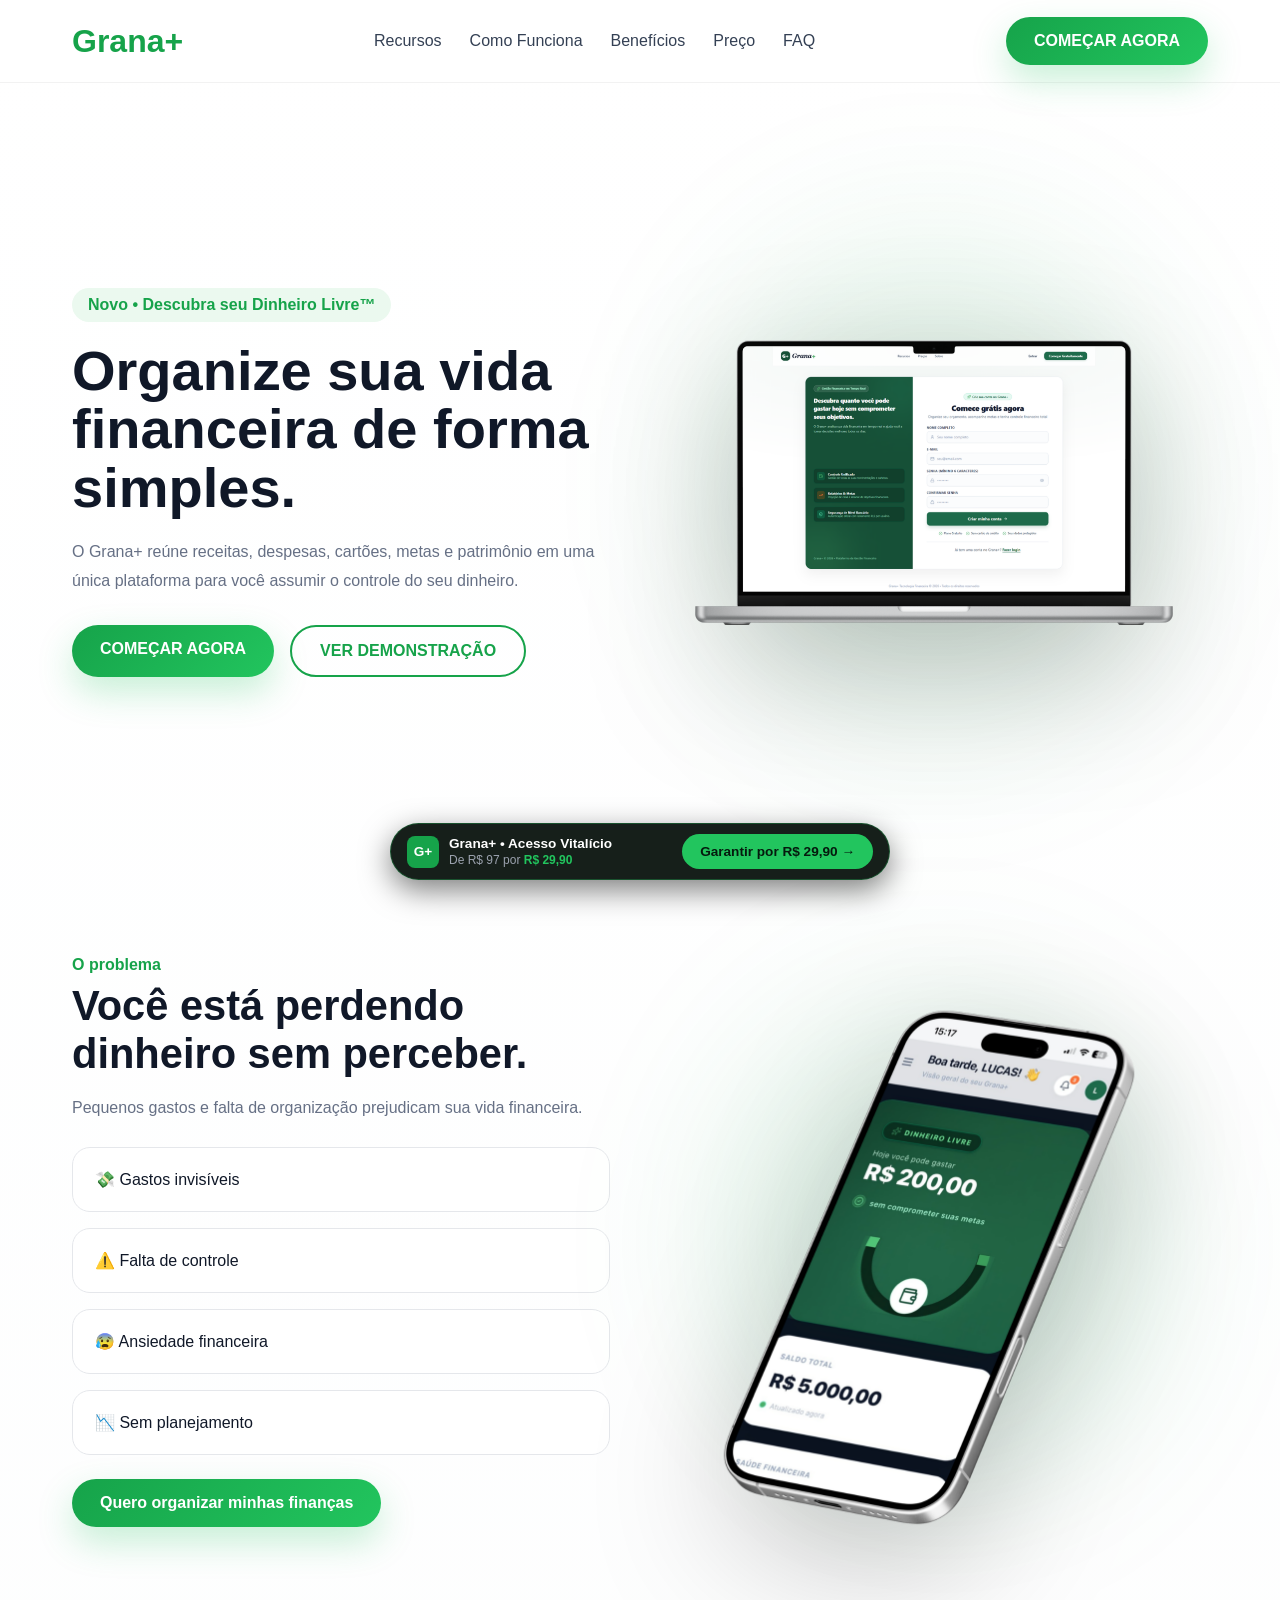
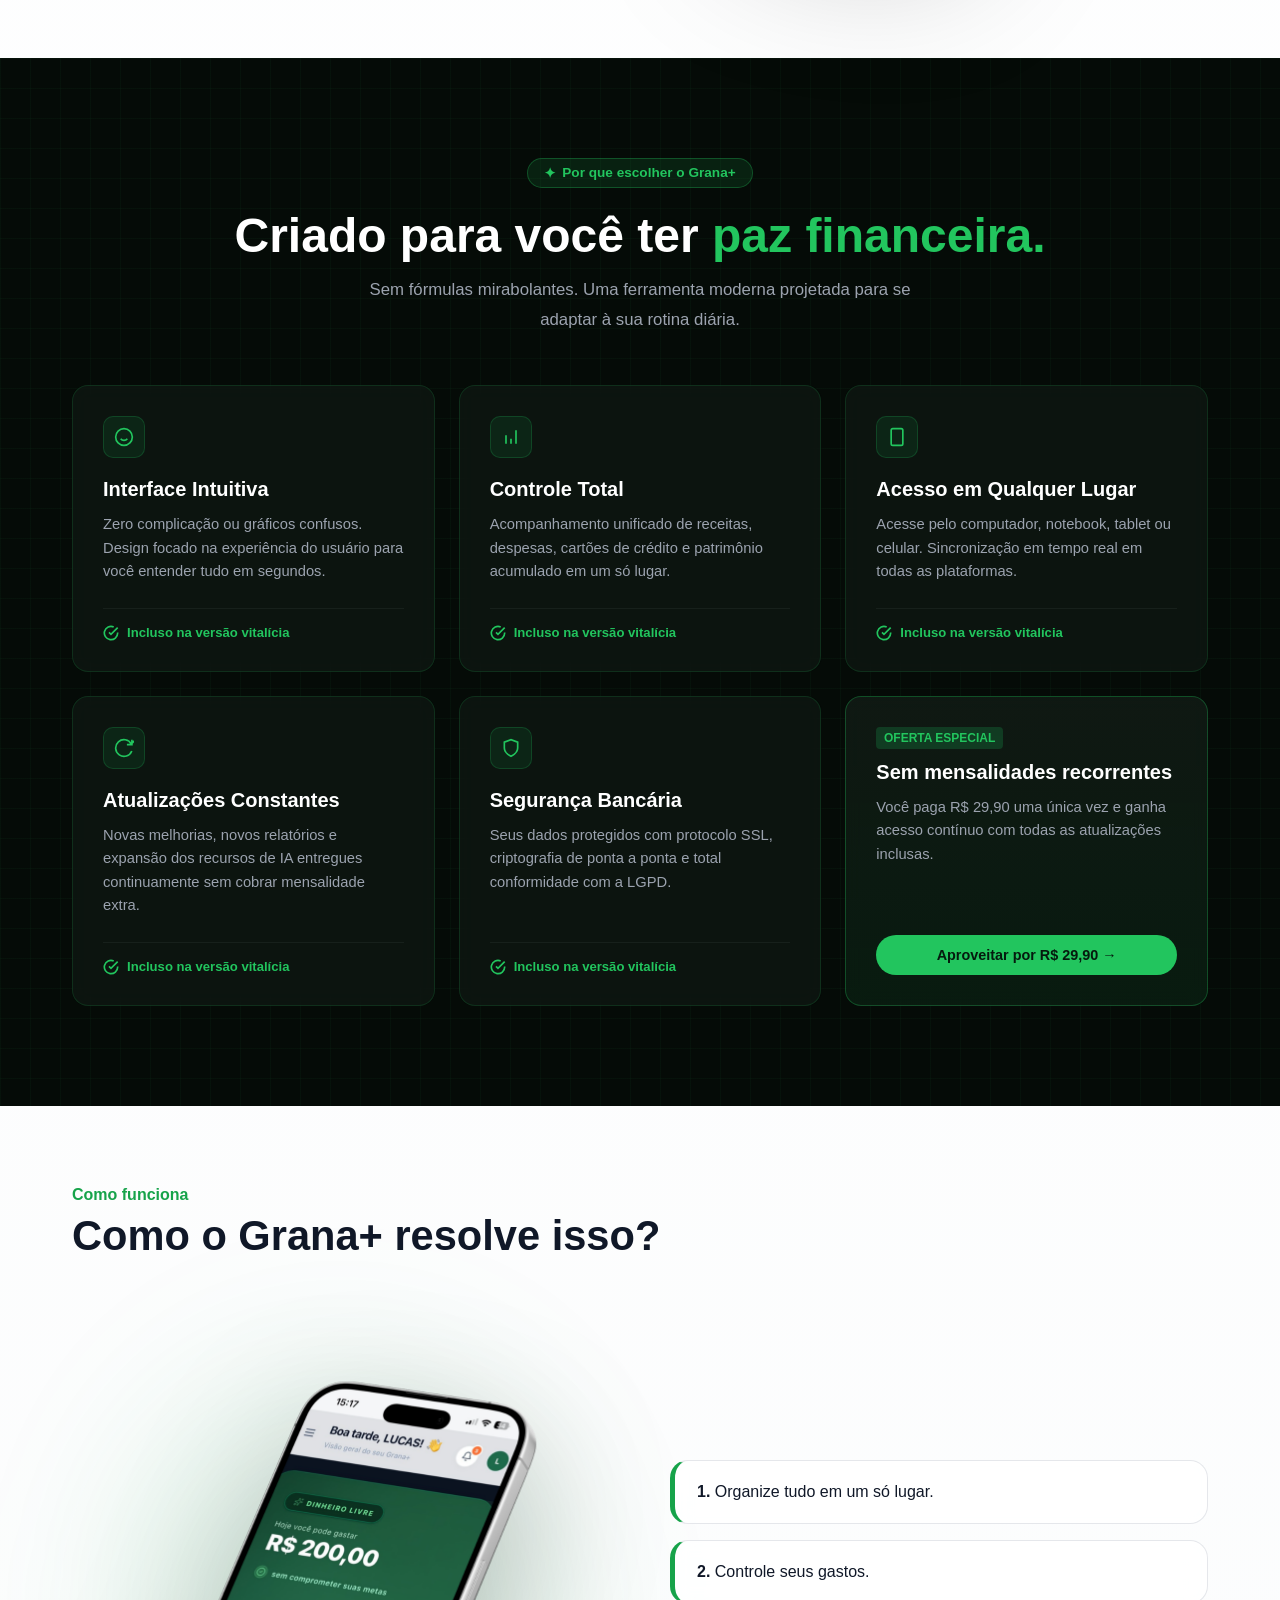
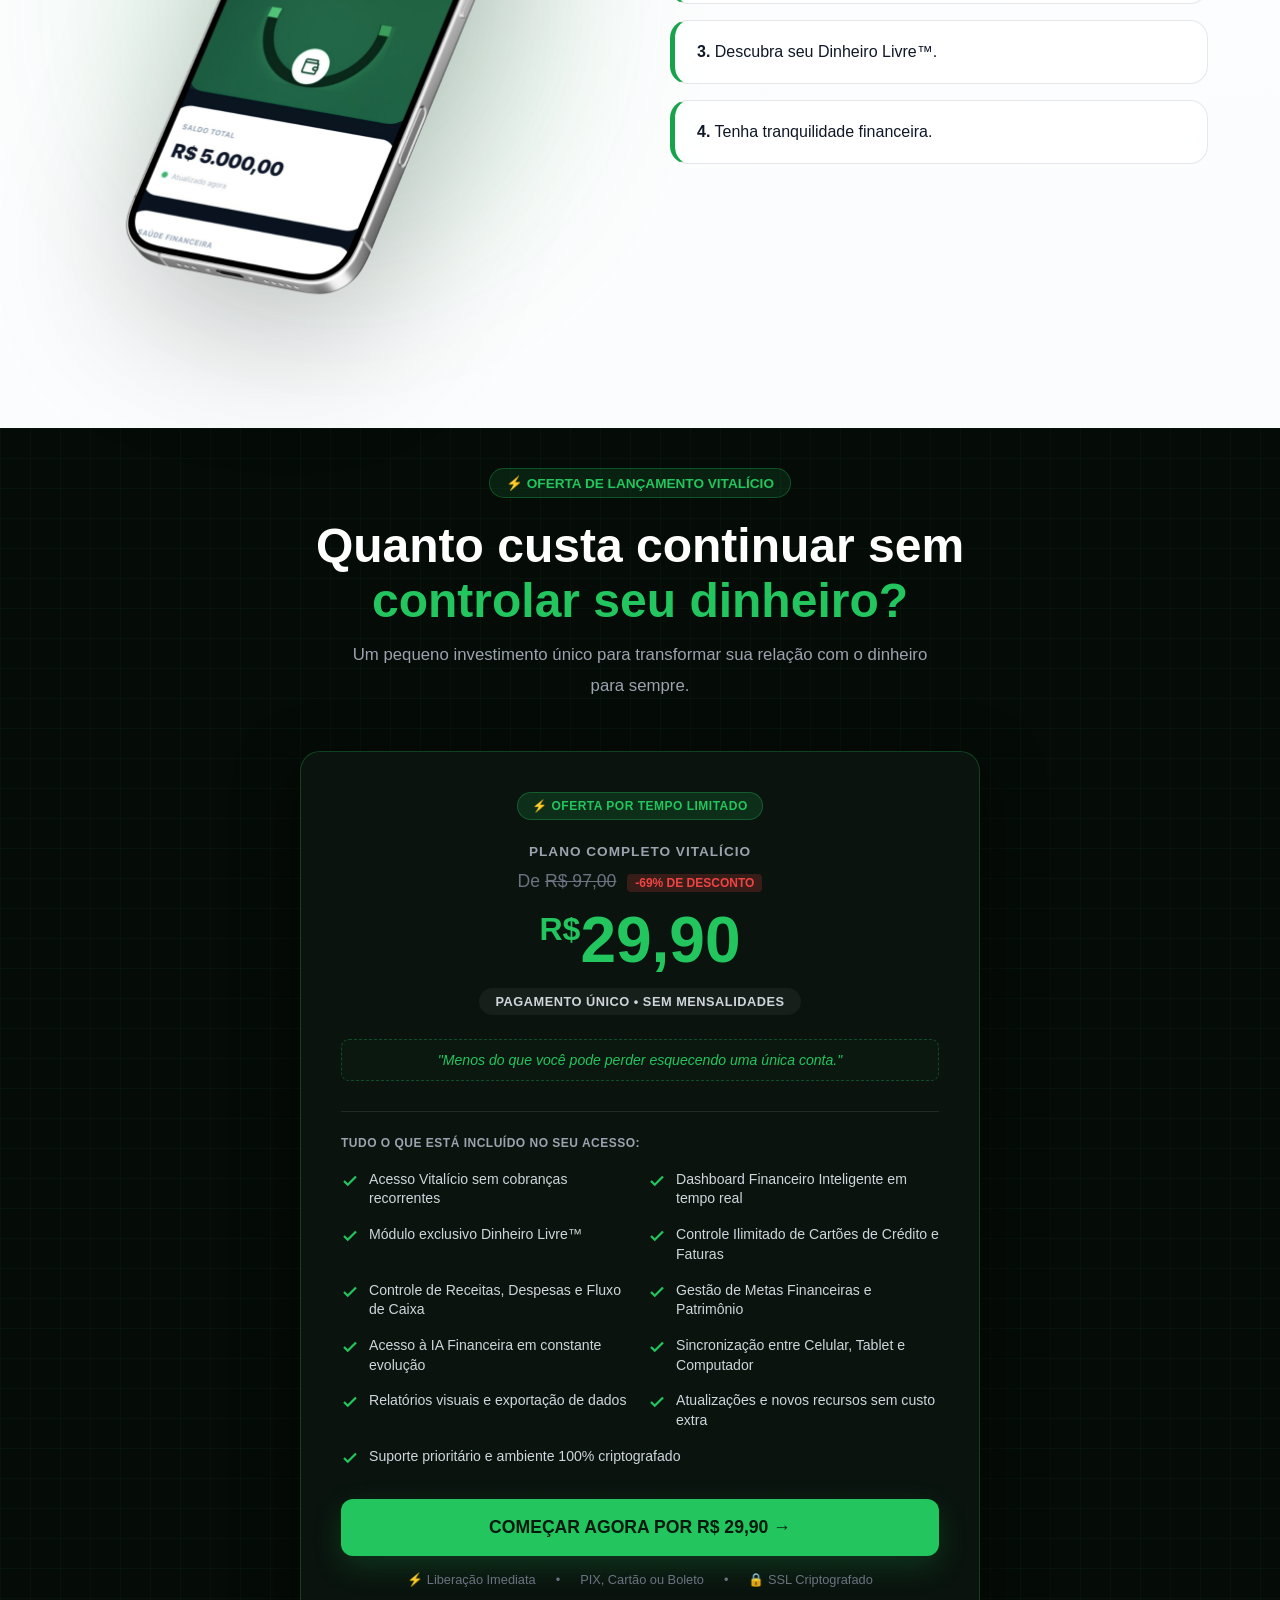
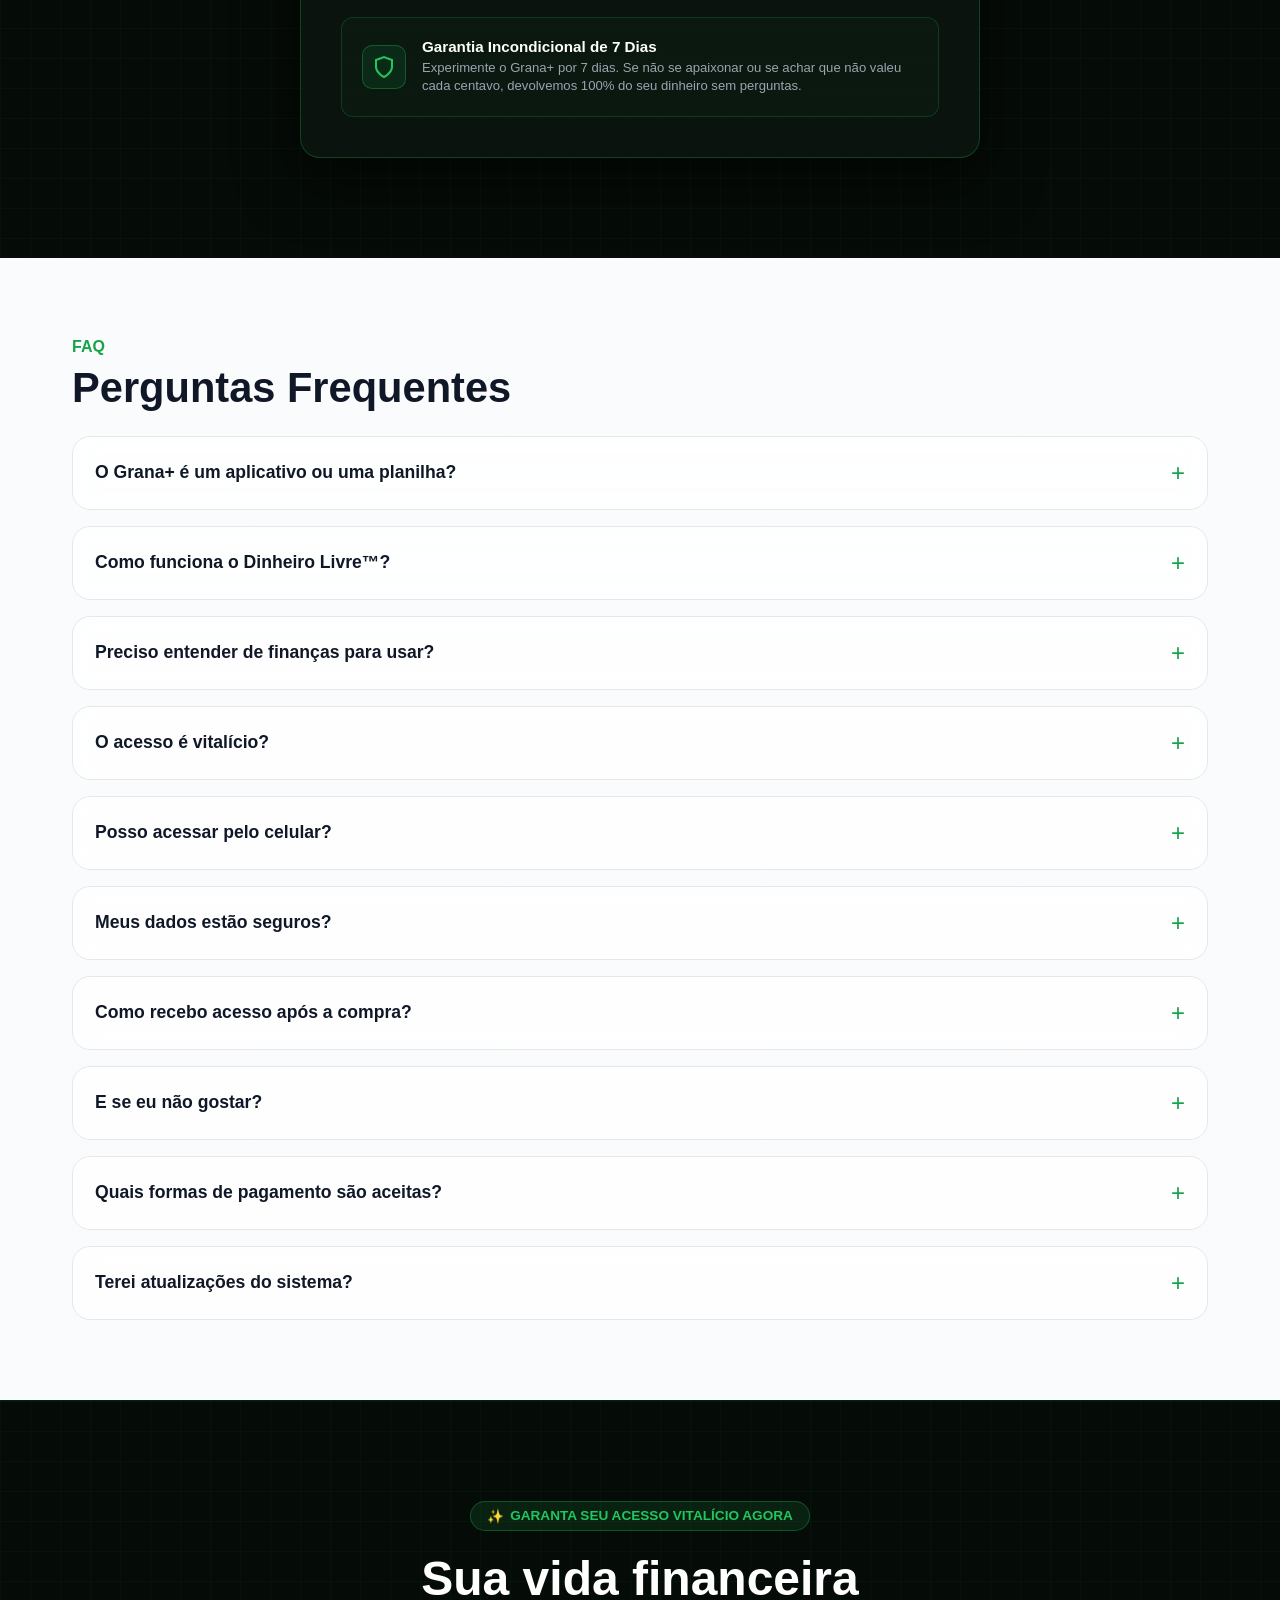
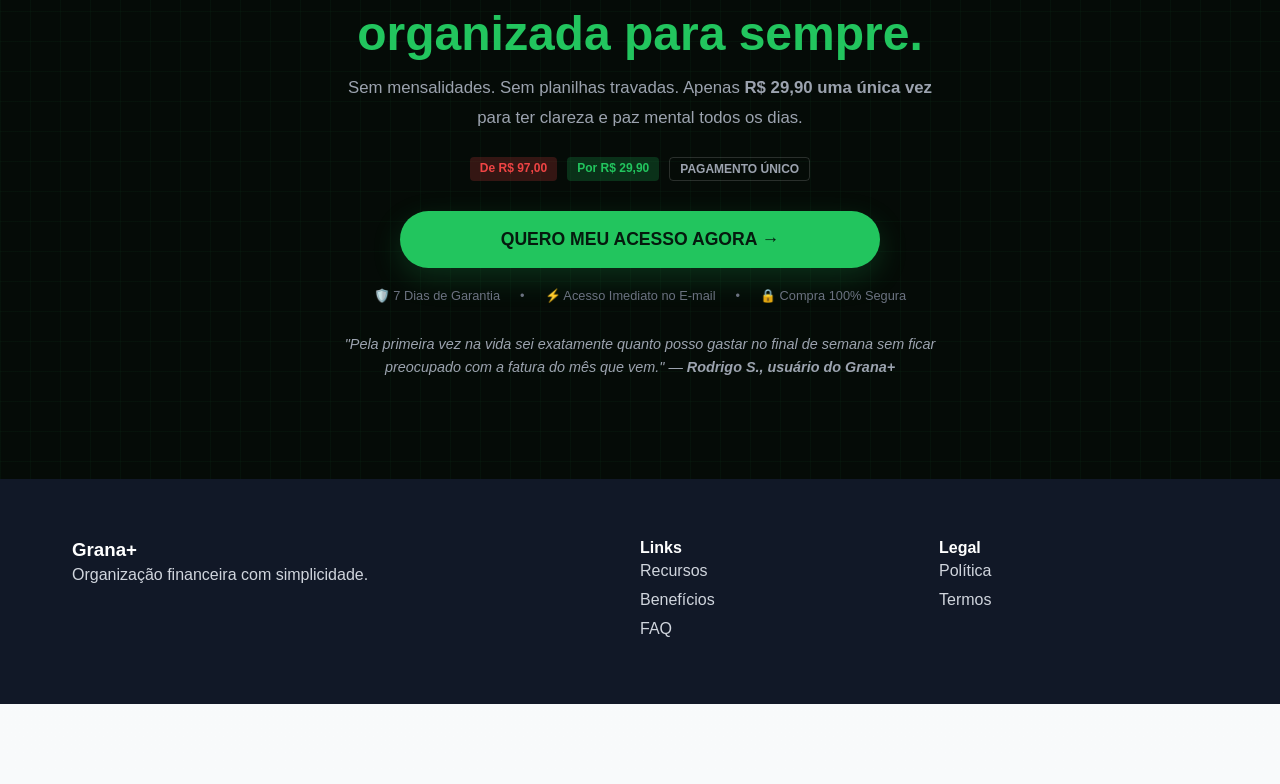
<file: index.html>
<!DOCTYPE html>
<html lang="pt-BR">
<head>
<meta charset="UTF-8">
<meta name="viewport" content="width=device-width,initial-scale=1">
<title>Grana+ Premium</title>
<style>
:root{
  --green:#16a34a;--green2:#22c55e;--dark:#101828;--muted:#667085;
  --bg:#f8fafb;--line:#e5e7eb;
}
*{margin:0;padding:0;box-sizing:border-box}
html{scroll-behavior:smooth}
body{font-family:Inter,Arial,sans-serif;background:linear-gradient(180deg,#fff,#f8fafb);color:var(--dark);padding-bottom:80px;}
.container{max-width:1180px;margin:auto;padding:0 22px}
header{position:fixed;top:0;left:0;width:100%;z-index:999;transition:.3s;background:rgba(255,255,255,.75);backdrop-filter:blur(12px);border-bottom:1px solid rgba(0,0,0,.05)}
nav{display:flex;justify-content:space-between;align-items:center;height:82px}
.logo{font-size:2rem;font-weight:800;color:var(--green)}
nav ul{display:flex;gap:28px;list-style:none}
nav a{text-decoration:none;color:#344054}
.btn{display:inline-block;padding:15px 28px;border-radius:999px;font-weight:700;text-decoration:none;transition:.25s}
.btn-primary{background:linear-gradient(135deg,var(--green),var(--green2));color:#fff;box-shadow:0 15px 35px rgba(34,197,94,.25)}
.btn-outline{border:2px solid var(--green);color:var(--green)}
.btn:hover{transform:translateY(-3px) scale(1.03)}

.hero {
  display: grid;
  grid-template-columns: 1fr 1fr;
  gap: 40px;
  align-items: center;
  padding-top: 140px;
}

.mockup-wrap{
  position:relative;
  display:flex;
  justify-content:center;
  align-items:center;
}

.mockup-wrap::before{
  content:"";
  position:absolute;
  width:100%;
  height:100%;
  border-radius:50%;
  background: radial-gradient(circle, rgba(22,163,74,.18) 0%, rgba(22,163,74,.08) 45%, transparent 75%);
  filter:blur(60px);
}

.mockup{
  position:relative;
  z-index:2;
  width:100%;
  max-width:100%;
  height:auto;
  filter: drop-shadow(0 45px 70px rgba(0,0,0,.22));
  transition:.45s;
}

.mockup:hover{
  transform: translateY(-10px) scale(1.03);
}

.badge{display:inline-block;background:#ebf9ef;color:var(--green);padding:8px 16px;border-radius:999px;font-weight:700}
h1{font-size:3.5rem;line-height:1.05;margin:20px 0}
h2{font-size:2.6rem;margin-bottom:16px}
p{color:var(--muted);line-height:1.8}
.actions{display:flex;gap:16px;margin-top:30px;flex-wrap:wrap}

section{padding:80px 0}
.grid{display:grid;grid-template-columns:1fr 1fr;gap:60px;align-items:center}
.tag{color:var(--green);font-weight:700;margin-bottom:8px;display:block}
.cards,.timeline{display:grid;gap:16px}
.card,.step{background:rgba(255,255,255,.8);border:1px solid var(--line);border-radius:18px;padding:22px;backdrop-filter:blur(10px);transition:.25s}
.card:hover,.step:hover{transform:translateY(-4px);box-shadow:0 20px 45px rgba(0,0,0,.08)}
.step{border-left:5px solid var(--green)}

/* ESTILOS SEÇÃO DARK */
.section-dark {
  background-color: #050b07;
  background-image: 
    linear-gradient(rgba(34, 197, 94, 0.04) 1px, transparent 1px),
    linear-gradient(90deg, rgba(34, 197, 94, 0.04) 1px, transparent 1px);
  background-size: 30px 30px;
  color: #fff;
  padding: 100px 0;
  text-align: center;
}

.badge-dark {
  display: inline-flex;
  align-items: center;
  gap: 6px;
  background: rgba(34, 197, 94, 0.12);
  border: 1px solid rgba(34, 197, 94, 0.3);
  color: #22c55e;
  padding: 6px 16px;
  border-radius: 999px;
  font-size: 0.85rem;
  font-weight: 600;
  margin-bottom: 20px;
}

.section-dark h2 {
  font-size: 3rem;
  font-weight: 800;
  color: #ffffff;
  margin-bottom: 12px;
}

.section-dark h2 span {
  color: #22c55e;
}

.section-dark .subtitle {
  color: #9ca3af;
  max-width: 600px;
  margin: 0 auto 50px auto;
  font-size: 1.05rem;
}

.dark-grid {
  display: grid;
  grid-template-columns: repeat(3, 1fr);
  gap: 24px;
  text-align: left;
}

.dark-card {
  background: rgba(18, 28, 22, 0.6);
  border: 1px solid rgba(34, 197, 94, 0.15);
  border-radius: 16px;
  padding: 30px;
  backdrop-filter: blur(10px);
  display: flex;
  flex-direction: column;
  justify-content: space-between;
  transition: .3s;
}

.dark-card:hover {
  border-color: rgba(34, 197, 94, 0.4);
  transform: translateY(-4px);
}

.dark-card .icon-box {
  width: 42px;
  height: 42px;
  background: rgba(34, 197, 94, 0.1);
  border: 1px solid rgba(34, 197, 94, 0.2);
  border-radius: 10px;
  display: flex;
  align-items: center;
  justify-content: center;
  color: #22c55e;
  margin-bottom: 20px;
}

.dark-card h3 {
  font-size: 1.25rem;
  color: #fff;
  margin-bottom: 12px;
}

.dark-card p {
  color: #9ca3af;
  font-size: 0.92rem;
  line-height: 1.6;
  margin-bottom: 24px;
}

.dark-card .card-footer {
  display: flex;
  align-items: center;
  gap: 8px;
  color: #22c55e;
  font-size: 0.82rem;
  font-weight: 600;
  border-top: 1px solid rgba(255, 255, 255, 0.05);
  padding-top: 16px;
}

.dark-card.highlight {
  border-color: rgba(34, 197, 94, 0.3);
  background: linear-gradient(180deg, rgba(18, 28, 22, 0.8) 0%, rgba(12, 38, 22, 0.6) 100%);
}

.tag-offer {
  background: rgba(34, 197, 94, 0.2);
  color: #22c55e;
  font-size: 0.75rem;
  font-weight: 700;
  padding: 4px 8px;
  border-radius: 4px;
  display: inline-block;
  margin-bottom: 12px;
  width: fit-content;
}

.btn-card-action {
  background: #22c55e;
  color: #051a0e;
  text-decoration: none;
  font-weight: 700;
  padding: 12px 20px;
  border-radius: 999px;
  display: flex;
  align-items: center;
  justify-content: center;
  gap: 8px;
  font-size: 0.9rem;
  transition: .25s;
  margin-top: 20px;
}

.btn-card-action:hover {
  background: #16a34a;
  color: #fff;
}

/* ESTILOS SEÇÃO DE PREÇO */
.pricing-card {
  max-width: 680px;
  margin: 0 auto;
  background: rgba(12, 22, 16, 0.85);
  border: 1px solid rgba(34, 197, 94, 0.25);
  border-radius: 20px;
  padding: 40px;
  text-align: center;
  box-shadow: 0 20px 60px rgba(0, 0, 0, 0.5);
}

.pricing-badge {
  display: inline-flex;
  align-items: center;
  gap: 6px;
  background: rgba(34, 197, 94, 0.15);
  border: 1px solid rgba(34, 197, 94, 0.3);
  color: #22c55e;
  font-size: 0.75rem;
  font-weight: 800;
  padding: 6px 14px;
  border-radius: 999px;
  text-transform: uppercase;
  letter-spacing: 0.5px;
  margin-bottom: 24px;
}

.plan-title {
  color: #9ca3af;
  font-size: 0.85rem;
  font-weight: 700;
  letter-spacing: 1px;
  margin-bottom: 12px;
}

.price-old {
  color: #6b7280;
  font-size: 1.1rem;
}

.price-old del {
  text-decoration: line-through;
}

.discount-tag {
  background: rgba(239, 68, 68, 0.2);
  color: #ef4444;
  font-size: 0.75rem;
  font-weight: 700;
  padding: 2px 8px;
  border-radius: 4px;
  margin-left: 6px;
}

.price-main {
  font-size: 4rem;
  font-weight: 900;
  color: #22c55e;
  line-height: 1;
  margin: 16px 0;
}

.price-main span {
  font-size: 2rem;
  vertical-align: super;
}

.payment-sub {
  display: inline-block;
  background: rgba(255, 255, 255, 0.05);
  color: #d1d5db;
  font-size: 0.8rem;
  font-weight: 700;
  padding: 6px 16px;
  border-radius: 999px;
  letter-spacing: 0.5px;
  margin-bottom: 24px;
}

.quote-box {
  border: 1px dashed rgba(34, 197, 94, 0.3);
  background: rgba(34, 197, 94, 0.03);
  padding: 12px 20px;
  border-radius: 8px;
  color: #22c55e;
  font-size: 0.88rem;
  font-style: italic;
  margin-bottom: 30px;
}

.features-title {
  text-align: left;
  color: #9ca3af;
  font-size: 0.75rem;
  font-weight: 800;
  letter-spacing: 0.5px;
  margin-bottom: 20px;
  border-top: 1px solid rgba(255, 255, 255, 0.1);
  padding-top: 24px;
}

.features-grid {
  display: grid;
  grid-template-columns: 1fr 1fr;
  gap: 16px;
  text-align: left;
  margin-bottom: 32px;
}

.feature-item {
  display: flex;
  align-items: flex-start;
  gap: 10px;
  color: #d1d5db;
  font-size: 0.88rem;
  line-height: 1.4;
}

.feature-item svg {
  color: #22c55e;
  flex-shrink: 0;
  margin-top: 2px;
}

.btn-cta-large {
  width: 100%;
  background: #22c55e;
  color: #051a0e;
  text-decoration: none;
  font-weight: 800;
  font-size: 1.1rem;
  padding: 18px 24px;
  border-radius: 12px;
  display: flex;
  align-items: center;
  justify-content: center;
  gap: 10px;
  transition: .3s;
  box-shadow: 0 10px 30px rgba(34, 197, 94, 0.2);
}

.btn-cta-large:hover {
  background: #16a34a;
  color: #fff;
  transform: translateY(-2px);
}

.trust-signals {
  display: flex;
  justify-content: center;
  gap: 20px;
  color: #6b7280;
  font-size: 0.8rem;
  margin-top: 16px;
}

.guarantee-box {
  margin-top: 30px;
  border: 1px solid rgba(34, 197, 94, 0.2);
  background: rgba(34, 197, 94, 0.03);
  border-radius: 12px;
  padding: 20px;
  display: flex;
  align-items: center;
  gap: 16px;
  text-align: left;
}

.guarantee-icon {
  width: 44px;
  height: 44px;
  border-radius: 10px;
  background: rgba(34, 197, 94, 0.1);
  border: 1px solid rgba(34, 197, 94, 0.3);
  display: flex;
  align-items: center;
  justify-content: center;
  color: #22c55e;
  flex-shrink: 0;
}

.guarantee-text h4 {
  color: #fff;
  font-size: 0.95rem;
  margin-bottom: 4px;
}

.guarantee-text p {
  color: #9ca3af;
  font-size: 0.82rem;
  line-height: 1.4;
  margin: 0;
}

/* ESTILOS DA SEÇÃO FINAL (APÓS FAQ) */
.section-final {
  border-top: 1px solid rgba(34, 197, 94, 0.1);
  padding: 100px 0;
}

.final-badges {
  display: flex;
  justify-content: center;
  gap: 10px;
  margin-bottom: 20px;
}

.badge-tag-dark {
  background: rgba(239, 68, 68, 0.2);
  color: #ef4444;
  font-size: 0.75rem;
  font-weight: 800;
  padding: 4px 10px;
  border-radius: 4px;
}

.badge-tag-green {
  background: rgba(34, 197, 94, 0.2);
  color: #22c55e;
  font-size: 0.75rem;
  font-weight: 800;
  padding: 4px 10px;
  border-radius: 4px;
}

.badge-tag-outline {
  border: 1px solid rgba(255, 255, 255, 0.15);
  color: #9ca3af;
  font-size: 0.75rem;
  font-weight: 700;
  padding: 4px 10px;
  border-radius: 4px;
}

.testimonial-quote {
  color: #9ca3af;
  font-style: italic;
  font-size: 0.9rem;
  max-width: 650px;
  margin: 30px auto 0 auto;
  line-height: 1.6;
}

/* BARRA FIXA BOTTOM (STICKY BAR) */
.sticky-bar {
  position: fixed;
  bottom: 20px;
  left: 50%;
  transform: translateX(-50%);
  z-index: 1000;
  background: rgba(10, 20, 14, 0.95);
  border: 1px solid rgba(34, 197, 94, 0.3);
  backdrop-filter: blur(12px);
  padding: 10px 16px;
  border-radius: 999px;
  display: flex;
  align-items: center;
  gap: 20px;
  box-shadow: 0 10px 30px rgba(0, 0, 0, 0.5);
  width: calc(100% - 40px);
  max-width: 500px;
}

.sticky-info {
  display: flex;
  align-items: center;
  gap: 10px;
}

.sticky-icon {
  width: 32px;
  height: 32px;
  background: #16a34a;
  border-radius: 8px;
  display: flex;
  align-items: center;
  justify-content: center;
  color: #fff;
  font-weight: 800;
  font-size: 0.85rem;
}

.sticky-title {
  color: #fff;
  font-size: 0.85rem;
  font-weight: 700;
  line-height: 1.2;
}

.sticky-price {
  color: #9ca3af;
  font-size: 0.75rem;
}

.sticky-price strong {
  color: #22c55e;
}

.sticky-btn {
  background: #22c55e;
  color: #051a0e;
  text-decoration: none;
  font-weight: 800;
  font-size: 0.85rem;
  padding: 10px 18px;
  border-radius: 999px;
  margin-left: auto;
  white-space: nowrap;
  transition: .25s;
}

.sticky-btn:hover {
  background: #16a34a;
  color: #fff;
}

/* FAQ STYLES */
.faq {
  display: flex;
  flex-direction: column;
  gap: 16px;
  margin-top: 24px;
}

.faq-item {
  background: rgba(255, 255, 255, 0.8);
  border: 1px solid var(--line);
  border-radius: 18px;
  backdrop-filter: blur(10px);
  overflow: hidden;
  transition: .25s;
}

.faq-item:hover {
  box-shadow: 0 10px 25px rgba(0,0,0,.05);
}

.faq-item summary {
  padding: 22px;
  font-weight: 700;
  font-size: 1.1rem;
  color: var(--dark);
  cursor: pointer;
  list-style: none;
  display: flex;
  justify-content: space-between;
  align-items: center;
  user-select: none;
}

.faq-item summary::-webkit-details-marker {
  display: none;
}

.faq-item summary::after {
  content: '+';
  font-size: 1.5rem;
  color: var(--green);
  font-weight: 400;
  transition: transform 0.3s ease;
}

.faq-item[open] summary::after {
  transform: rotate(45deg);
}

.faq-item[open] summary {
  border-bottom: 1px solid var(--line);
}

.faq-item p {
  padding: 22px;
  margin: 0;
  color: var(--muted);
  line-height: 1.7;
}

footer{background:#111827;color:#fff;padding:60px 0;margin-top:0}
footer p,footer a{color:#d0d5dd;text-decoration:none}
.footer{display:grid;grid-template-columns:2fr 1fr 1fr;gap:30px}

@media(max-width:1000px){
  nav ul{display:none}
  .hero,.grid,.footer,.dark-grid,.features-grid{grid-template-columns:1fr}
  .hero{padding-top:100px}
  h1{font-size:2.6rem}
  .section-dark h2{font-size:2.2rem}
  .pricing-card{padding:24px 18px;}
}
</style>
</head>
<body>

<header>
<div class="container">
<nav>
<div class="logo">Grana+</div>
<ul>
<li><a href="#recursos">Recursos</a></li>
<li><a href="#como">Como Funciona</a></li>
<li><a href="#beneficios">Benefícios</a></li>
<li><a href="#preco">Preço</a></li>
<li><a href="#faq">FAQ</a></li>
</ul>
<a href="https://pay.kiwify.com.br/LKl8poM" class="btn btn-primary">COMEÇAR AGORA</a>
</nav>
</div>
</header>

<section class="hero container">
<div>
<span class="badge">Novo • Descubra seu Dinheiro Livre™</span>
<h1>Organize sua vida financeira de forma simples.</h1>
<p>O Grana+ reúne receitas, despesas, cartões, metas e patrimônio em uma única plataforma para você assumir o controle do seu dinheiro.</p>
<div class="actions">
<a class="btn btn-primary" href="https://pay.kiwify.com.br/LKl8poM">COMEÇAR AGORA</a>
<a class="btn btn-outline" href="#">VER DEMONSTRAÇÃO</a>
</div>
</div>
<div class="mockup-wrap">
<img class="mockup" src="notebook.png" alt="Notebook">
</div>
</section>

<section id="problema">
<div class="container grid">
<div>
<span class="tag">O problema</span>
<h2>Você está perdendo dinheiro sem perceber.</h2>
<p>Pequenos gastos e falta de organização prejudicam sua vida financeira.</p>
<div class="cards" style="margin-top:24px">
<div class="card">💸 Gastos invisíveis</div>
<div class="card">⚠️ Falta de controle</div>
<div class="card">😰 Ansiedade financeira</div>
<div class="card">📉 Sem planejamento</div>
</div>
<div style="margin-top:24px"><a class="btn btn-primary" href="https://pay.kiwify.com.br/LKl8poM">Quero organizar minhas finanças</a></div>
</div>
<div class="mockup-wrap"><img class="mockup" src="celular.png" alt="Celular"></div>
</div>
</section>

<!-- SEÇÃO POR QUE ESCOLHER -->
<section id="beneficios" class="section-dark">
<div class="container">
  <div class="badge-dark">
    <span>✦</span> Por que escolher o Grana+
  </div>
  <h2>Criado para você ter <span>paz financeira.</span></h2>
  <p class="subtitle">Sem fórmulas mirabolantes. Uma ferramenta moderna projetada para se adaptar à sua rotina diária.</p>

  <div class="dark-grid">
    <div class="dark-card">
      <div>
        <div class="icon-box">
          <svg width="20" height="20" viewBox="0 0 24 24" fill="none" stroke="currentColor" stroke-width="2"><circle cx="12" cy="12" r="10"/><path d="M8 14s1.5 2 4 2 4-2 4-2"/><line x1="9" y1="9" x2="9.01" y2="9"/><line x1="15" y1="9" x2="15.01" y2="9"/></svg>
        </div>
        <h3>Interface Intuitiva</h3>
        <p>Zero complicação ou gráficos confusos. Design focado na experiência do usuário para você entender tudo em segundos.</p>
      </div>
      <div class="card-footer">
        <svg width="16" height="16" viewBox="0 0 24 24" fill="none" stroke="currentColor" stroke-width="2.5"><path d="M22 11.08V12a10 10 0 1 1-5.93-9.14"/><polyline points="22 4 12 14.01 9 11.01"/></svg>
        Incluso na versão vitalícia
      </div>
    </div>

    <div class="dark-card">
      <div>
        <div class="icon-box">
          <svg width="20" height="20" viewBox="0 0 24 24" fill="none" stroke="currentColor" stroke-width="2"><path d="M12 20v-6M6 20V10M18 20V4"/></svg>
        </div>
        <h3>Controle Total</h3>
        <p>Acompanhamento unificado de receitas, despesas, cartões de crédito e patrimônio acumulado em um só lugar.</p>
      </div>
      <div class="card-footer">
        <svg width="16" height="16" viewBox="0 0 24 24" fill="none" stroke="currentColor" stroke-width="2.5"><path d="M22 11.08V12a10 10 0 1 1-5.93-9.14"/><polyline points="22 4 12 14.01 9 11.01"/></svg>
        Incluso na versão vitalícia
      </div>
    </div>

    <div class="dark-card">
      <div>
        <div class="icon-box">
          <svg width="20" height="20" viewBox="0 0 24 24" fill="none" stroke="currentColor" stroke-width="2"><rect x="5" y="2" width="14" height="20" rx="2" ry="2"/><line x1="12" y1="18" x2="12.01" y2="18"/></svg>
        </div>
        <h3>Acesso em Qualquer Lugar</h3>
        <p>Acesse pelo computador, notebook, tablet ou celular. Sincronização em tempo real em todas as plataformas.</p>
      </div>
      <div class="card-footer">
        <svg width="16" height="16" viewBox="0 0 24 24" fill="none" stroke="currentColor" stroke-width="2.5"><path d="M22 11.08V12a10 10 0 1 1-5.93-9.14"/><polyline points="22 4 12 14.01 9 11.01"/></svg>
        Incluso na versão vitalícia
      </div>
    </div>

    <div class="dark-card">
      <div>
        <div class="icon-box">
          <svg width="20" height="20" viewBox="0 0 24 24" fill="none" stroke="currentColor" stroke-width="2"><path d="M21.5 2v6h-6M21.34 15.57a10 10 0 1 1-.57-8.38l5.67-5.67"/></svg>
        </div>
        <h3>Atualizações Constantes</h3>
        <p>Novas melhorias, novos relatórios e expansão dos recursos de IA entregues continuamente sem cobrar mensalidade extra.</p>
      </div>
      <div class="card-footer">
        <svg width="16" height="16" viewBox="0 0 24 24" fill="none" stroke="currentColor" stroke-width="2.5"><path d="M22 11.08V12a10 10 0 1 1-5.93-9.14"/><polyline points="22 4 12 14.01 9 11.01"/></svg>
        Incluso na versão vitalícia
      </div>
    </div>

    <div class="dark-card">
      <div>
        <div class="icon-box">
          <svg width="20" height="20" viewBox="0 0 24 24" fill="none" stroke="currentColor" stroke-width="2"><path d="M12 22s8-4 8-10V5l-8-3-8 3v7c0 6 8 10 8 10z"/></svg>
        </div>
        <h3>Segurança Bancária</h3>
        <p>Seus dados protegidos com protocolo SSL, criptografia de ponta a ponta e total conformidade com a LGPD.</p>
      </div>
      <div class="card-footer">
        <svg width="16" height="16" viewBox="0 0 24 24" fill="none" stroke="currentColor" stroke-width="2.5"><path d="M22 11.08V12a10 10 0 1 1-5.93-9.14"/><polyline points="22 4 12 14.01 9 11.01"/></svg>
        Incluso na versão vitalícia
      </div>
    </div>

    <div class="dark-card highlight">
      <div>
        <span class="tag-offer">OFERTA ESPECIAL</span>
        <h3>Sem mensalidades recorrentes</h3>
        <p>Você paga R$ 29,90 uma única vez e ganha acesso contínuo com todas as atualizações inclusas.</p>
      </div>
      <a href="https://pay.kiwify.com.br/LKl8poM" class="btn-card-action">
        Aproveitar por R$ 29,90 →
      </a>
    </div>
  </div>
</div>
</section>

<!-- SEÇÃO COMO FUNCIONA -->
<section id="como">
<div class="container">
<span class="tag">Como funciona</span>
<h2>Como o Grana+ resolve isso?</h2>
<div class="grid">
<div class="mockup-wrap"><img class="mockup" src="celular.png" alt="Celular"></div>
<div class="timeline">
<div class="step"><strong>1.</strong> Organize tudo em um só lugar.</div>
<div class="step"><strong>2.</strong> Controle seus gastos.</div>
<div class="step"><strong>3.</strong> Descubra seu Dinheiro Livre™.</div>
<div class="step"><strong>4.</strong> Tenha tranquilidade financeira.</div>
</div>
</div>
</div>
</section>

<!-- SEÇÃO DE PREÇO / OFERTA (ANTES DO FAQ) -->
<section id="preco" class="section-dark" style="padding-top: 40px;">
<div class="container">
  <div class="badge-dark">
    ⚡ OFERTA DE LANÇAMENTO VITALÍCIO
  </div>
  <h2>Quanto custa continuar sem<br><span>controlar seu dinheiro?</span></h2>
  <p class="subtitle">Um pequeno investimento único para transformar sua relação com o dinheiro para sempre.</p>

  <div class="pricing-card">
    <div class="pricing-badge">⚡ OFERTA POR TEMPO LIMITADO</div>
    <div class="plan-title">PLANO COMPLETO VITALÍCIO</div>
    
    <div class="price-old">
      De <del>R$ 97,00</del> <span class="discount-tag">-69% DE DESCONTO</span>
    </div>

    <div class="price-main">
      <span>R$</span>29,90
    </div>

    <div class="payment-sub">
      PAGAMENTO ÚNICO • SEM MENSALIDADES
    </div>

    <div class="quote-box">
      "Menos do que você pode perder esquecendo uma única conta."
    </div>

    <div class="features-title">TUDO O QUE ESTÁ INCLUÍDO NO SEU ACESSO:</div>

    <div class="features-grid">
      <div class="feature-item">
        <svg width="18" height="18" viewBox="0 0 24 24" fill="none" stroke="currentColor" stroke-width="3"><polyline points="20 6 9 17 4 12"/></svg>
        Acesso Vitalício sem cobranças recorrentes
      </div>
      <div class="feature-item">
        <svg width="18" height="18" viewBox="0 0 24 24" fill="none" stroke="currentColor" stroke-width="3"><polyline points="20 6 9 17 4 12"/></svg>
        Dashboard Financeiro Inteligente em tempo real
      </div>
      <div class="feature-item">
        <svg width="18" height="18" viewBox="0 0 24 24" fill="none" stroke="currentColor" stroke-width="3"><polyline points="20 6 9 17 4 12"/></svg>
        Módulo exclusivo Dinheiro Livre™
      </div>
      <div class="feature-item">
        <svg width="18" height="18" viewBox="0 0 24 24" fill="none" stroke="currentColor" stroke-width="3"><polyline points="20 6 9 17 4 12"/></svg>
        Controle Ilimitado de Cartões de Crédito e Faturas
      </div>
      <div class="feature-item">
        <svg width="18" height="18" viewBox="0 0 24 24" fill="none" stroke="currentColor" stroke-width="3"><polyline points="20 6 9 17 4 12"/></svg>
        Controle de Receitas, Despesas e Fluxo de Caixa
      </div>
      <div class="feature-item">
        <svg width="18" height="18" viewBox="0 0 24 24" fill="none" stroke="currentColor" stroke-width="3"><polyline points="20 6 9 17 4 12"/></svg>
        Gestão de Metas Financeiras e Patrimônio
      </div>
      <div class="feature-item">
        <svg width="18" height="18" viewBox="0 0 24 24" fill="none" stroke="currentColor" stroke-width="3"><polyline points="20 6 9 17 4 12"/></svg>
        Acesso à IA Financeira em constante evolução
      </div>
      <div class="feature-item">
        <svg width="18" height="18" viewBox="0 0 24 24" fill="none" stroke="currentColor" stroke-width="3"><polyline points="20 6 9 17 4 12"/></svg>
        Sincronização entre Celular, Tablet e Computador
      </div>
      <div class="feature-item">
        <svg width="18" height="18" viewBox="0 0 24 24" fill="none" stroke="currentColor" stroke-width="3"><polyline points="20 6 9 17 4 12"/></svg>
        Relatórios visuais e exportação de dados
      </div>
      <div class="feature-item">
        <svg width="18" height="18" viewBox="0 0 24 24" fill="none" stroke="currentColor" stroke-width="3"><polyline points="20 6 9 17 4 12"/></svg>
        Atualizações e novos recursos sem custo extra
      </div>
      <div class="feature-item" style="grid-column: 1 / -1;">
        <svg width="18" height="18" viewBox="0 0 24 24" fill="none" stroke="currentColor" stroke-width="3"><polyline points="20 6 9 17 4 12"/></svg>
        Suporte prioritário e ambiente 100% criptografado
      </div>
    </div>

    <a href="https://pay.kiwify.com.br/LKl8poM" class="btn-cta-large">
      COMEÇAR AGORA POR R$ 29,90 →
    </a>

    <div class="trust-signals">
      <span>⚡ Liberação Imediata</span> • 
      <span>PIX, Cartão ou Boleto</span> • 
      <span>🔒 SSL Criptografado</span>
    </div>

    <div class="guarantee-box">
      <div class="guarantee-icon">
        <svg width="24" height="24" viewBox="0 0 24 24" fill="none" stroke="currentColor" stroke-width="2"><path d="M12 22s8-4 8-10V5l-8-3-8 3v7c0 6 8 10 8 10z"/></svg>
      </div>
      <div class="guarantee-text">
        <h4>Garantia Incondicional de 7 Dias</h4>
        <p>Experimente o Grana+ por 7 dias. Se não se apaixonar ou se achar que não valeu cada centavo, devolvemos 100% do seu dinheiro sem perguntas.</p>
      </div>
    </div>

  </div>
</div>
</section>

<!-- SEÇÃO FAQ -->
<section id="faq">
<div class="container">
<span class="tag">FAQ</span>
<h2>Perguntas Frequentes</h2>
<div class="faq">

  <details class="faq-item">
    <summary>O Grana+ é um aplicativo ou uma planilha?</summary>
    <p>Não. O Grana+ é uma plataforma completa de gestão financeira que reúne receitas, despesas, cartões, metas, patrimônio e relatórios em um único lugar. Além disso, conta com uma IA Financeira para ajudar você a tomar decisões melhores.</p>
  </details>

  <details class="faq-item">
    <summary>Como funciona o Dinheiro Livre™?</summary>
    <p>O Dinheiro Livre™ é um cálculo exclusivo do Grana+ que considera suas receitas, despesas fixas, cartões de crédito e metas financeiras para mostrar quanto você realmente pode gastar sem comprometer seu planejamento.</p>
  </details>

  <details class="faq-item">
    <summary>Preciso entender de finanças para usar?</summary>
    <p>Não. O Grana+ foi desenvolvido para ser simples e intuitivo. Mesmo quem nunca utilizou um sistema financeiro consegue organizar sua vida financeira em poucos minutos.</p>
  </details>

  <details class="faq-item">
    <summary>O acesso é vitalício?</summary>
    <p>Sim. Nesta oferta de lançamento você paga apenas uma vez e recebe acesso vitalício à versão adquirida do Grana+, sem mensalidades.</p>
  </details>

  <details class="faq-item">
    <summary>Posso acessar pelo celular?</summary>
    <p>Sim. O Grana+ funciona perfeitamente em computadores, tablets e smartphones, permitindo acompanhar suas finanças de qualquer lugar.</p>
  </details>

  <details class="faq-item">
    <summary>Meus dados estão seguros?</summary>
    <p>Sim. Seus dados são armazenados com tecnologias modernas de segurança e criptografia, garantindo privacidade e proteção das suas informações financeiras.</p>
  </details>

  <details class="faq-item">
    <summary>Como recebo acesso após a compra?</summary>
    <p>Assim que o pagamento for confirmed, você receberá um e-mail com as instruções para acessar sua conta e começar a utilizar o Grana+ imediatamente.</p>
  </details>

  <details class="faq-item">
    <summary>E se eu não gostar?</summary>
    <p>Você conta com uma garantia de <strong>7 dias</strong>. Se o Grana+ não atender às suas expectativas, basta solicitar o reembolso dentro desse período.</p>
  </details>

  <details class="faq-item">
    <summary>Quais formas de pagamento são aceitas?</summary>
    <p>Você pode pagar com cartão de crédito, PIX ou boleto bancário, conforme as opções disponíveis no checkout.</p>
  </details>

  <details class="faq-item">
    <summary>Terei atualizações do sistema?</summary>
    <p>Sim. O Grana+ está em constante evolução e novas funcionalidades serão adicionadas ao longo do tempo. Os compradores da oferta de lançamento terão acesso às atualizações incluídas na versão adquirida.</p>
  </details>

</div>
</div>
</section>

<!-- SEÇÃO FINAL (DEPOIS DO FAQ) -->
<section class="section-dark section-final">
<div class="container">
  <div class="badge-dark">
    <span>✨</span> GARANTA SEU ACESSO VITALÍCIO AGORA
  </div>
  
  <h2>Sua vida financeira<br><span>organizada para sempre.</span></h2>
  
  <p class="subtitle" style="margin-bottom: 24px;">
    Sem mensalidades. Sem planilhas travadas. Apenas <strong>R$ 29,90 uma única vez</strong> para ter clareza e paz mental todos os dias.
  </p>

  <div class="final-badges">
    <span class="badge-tag-dark">De R$ 97,00</span>
    <span class="badge-tag-green">Por R$ 29,90</span>
    <span class="badge-tag-outline">PAGAMENTO ÚNICO</span>
  </div>

  <div style="max-width: 480px; margin: 30px auto 0 auto;">
    <a href="https://pay.kiwify.com.br/LKl8poM" class="btn-cta-large" style="border-radius: 999px;">
      QUERO MEU ACESSO AGORA →
    </a>
  </div>

  <div class="trust-signals" style="margin-top: 20px;">
    <span>🛡️ 7 Dias de Garantia</span> • 
    <span>⚡ Acesso Imediato no E-mail</span> • 
    <span>🔒 Compra 100% Segura</span>
  </div>

  <p class="testimonial-quote">
    "Pela primeira vez na vida sei exatamente quanto posso gastar no final de semana sem ficar preocupado com a fatura do mês que vem." — <strong>Rodrigo S., usuário do Grana+</strong>
  </p>
</div>
</section>

<!-- BARRA FIXA BOTTOM (STICKY BAR) -->
<div class="sticky-bar">
  <div class="sticky-info">
    <div class="sticky-icon">G+</div>
    <div>
      <div class="sticky-title">Grana+ • Acesso Vitalício</div>
      <div class="sticky-price">De R$ 97 por <strong>R$ 29,90</strong></div>
    </div>
  </div>
  <a href="https://pay.kiwify.com.br/LKl8poM" class="sticky-btn">Garantir por R$ 29,90 →</a>
</div>

<footer>
<div class="container footer">
<div><h3>Grana+</h3><p>Organização financeira com simplicidade.</p></div>
<div><h4>Links</h4><p>Recursos<br>Benefícios<br>FAQ</p></div>
<div><h4>Legal</h4><p>Política<br>Termos</p></div>
</div>
</footer>

</body>
</html>
</file>
